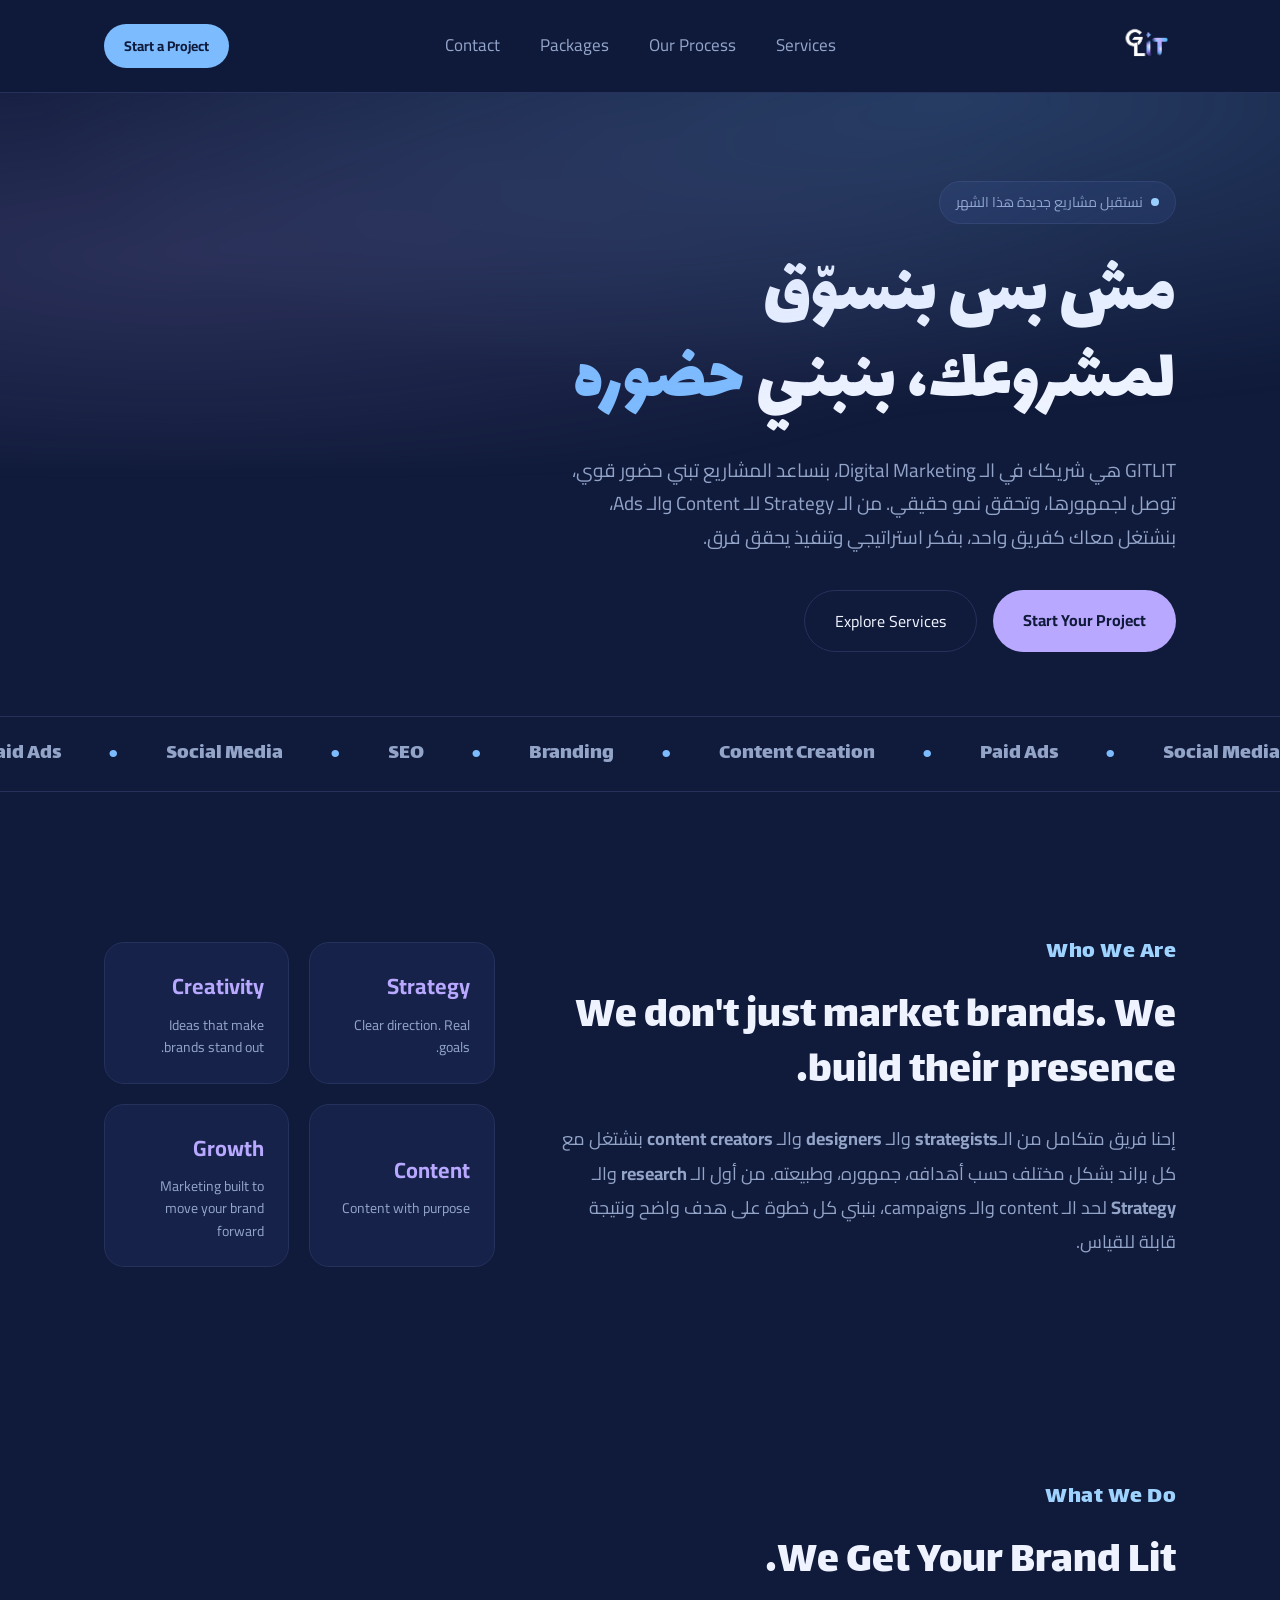
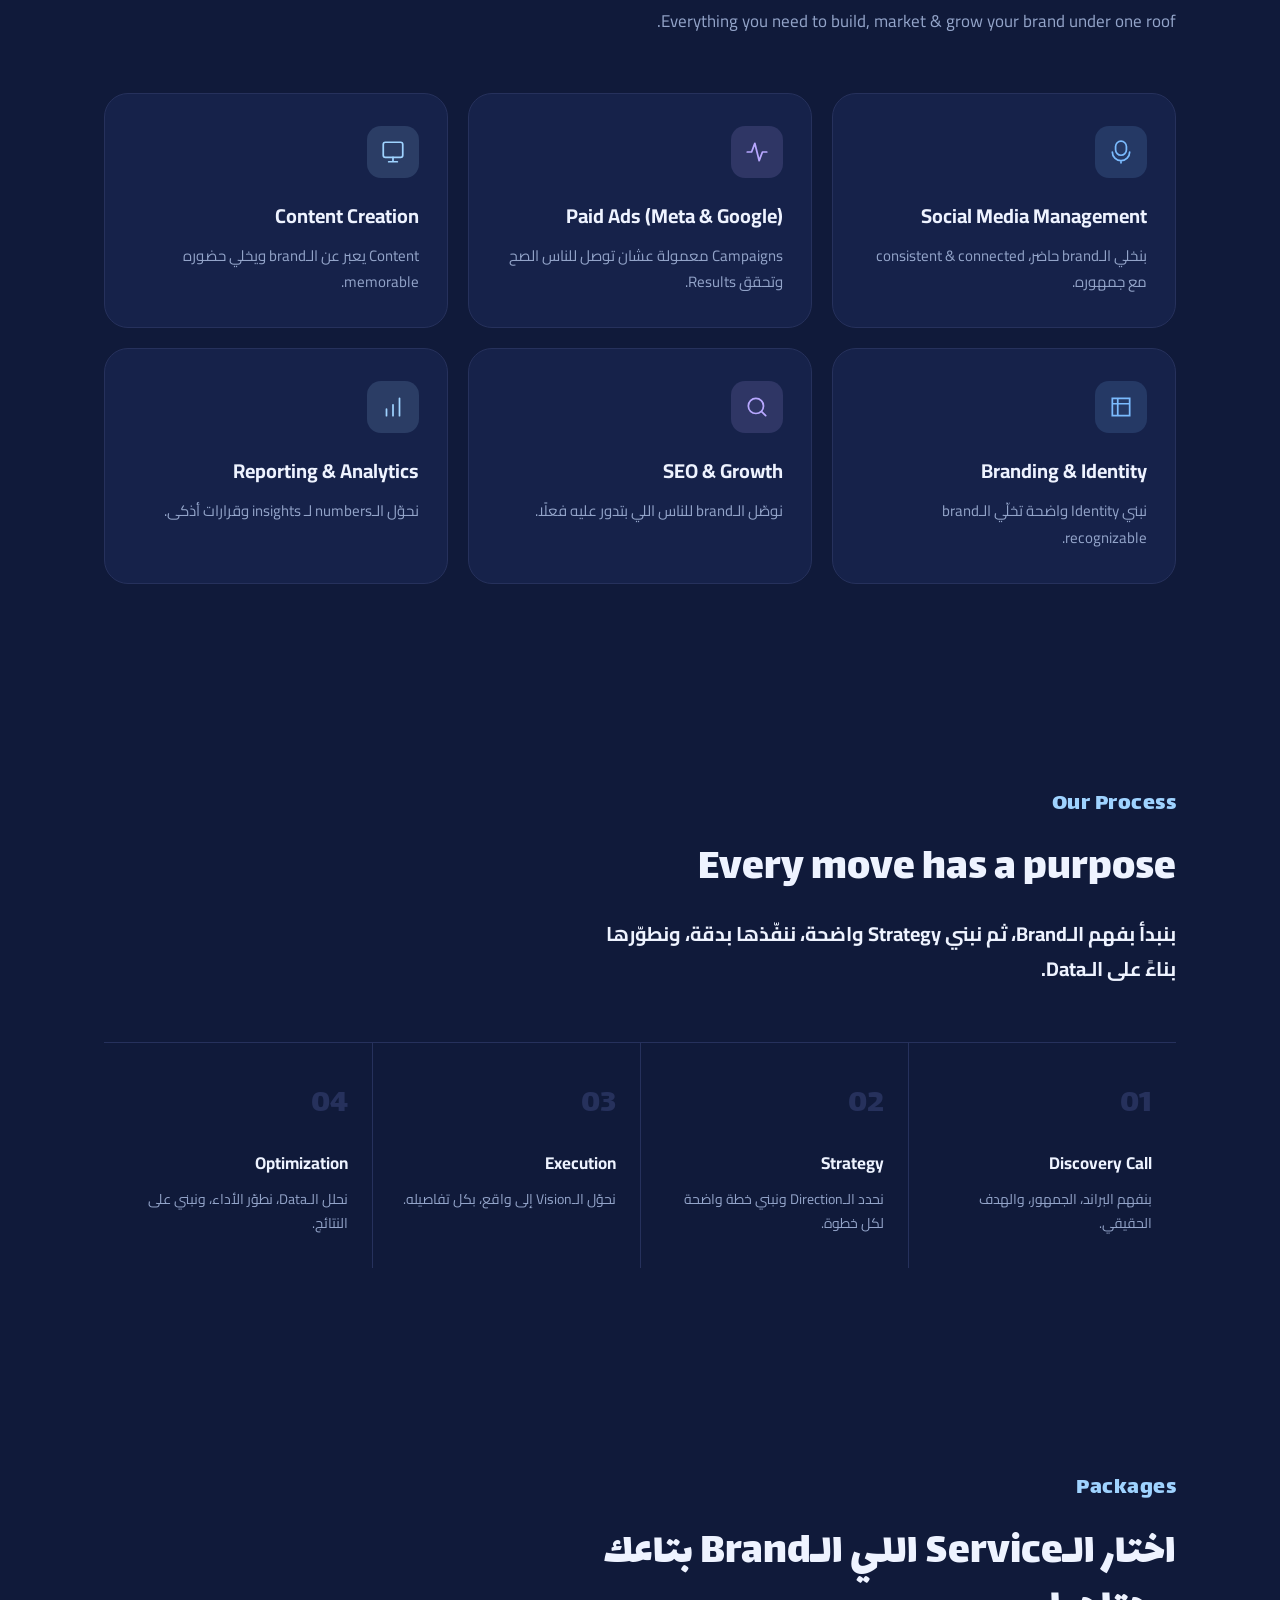
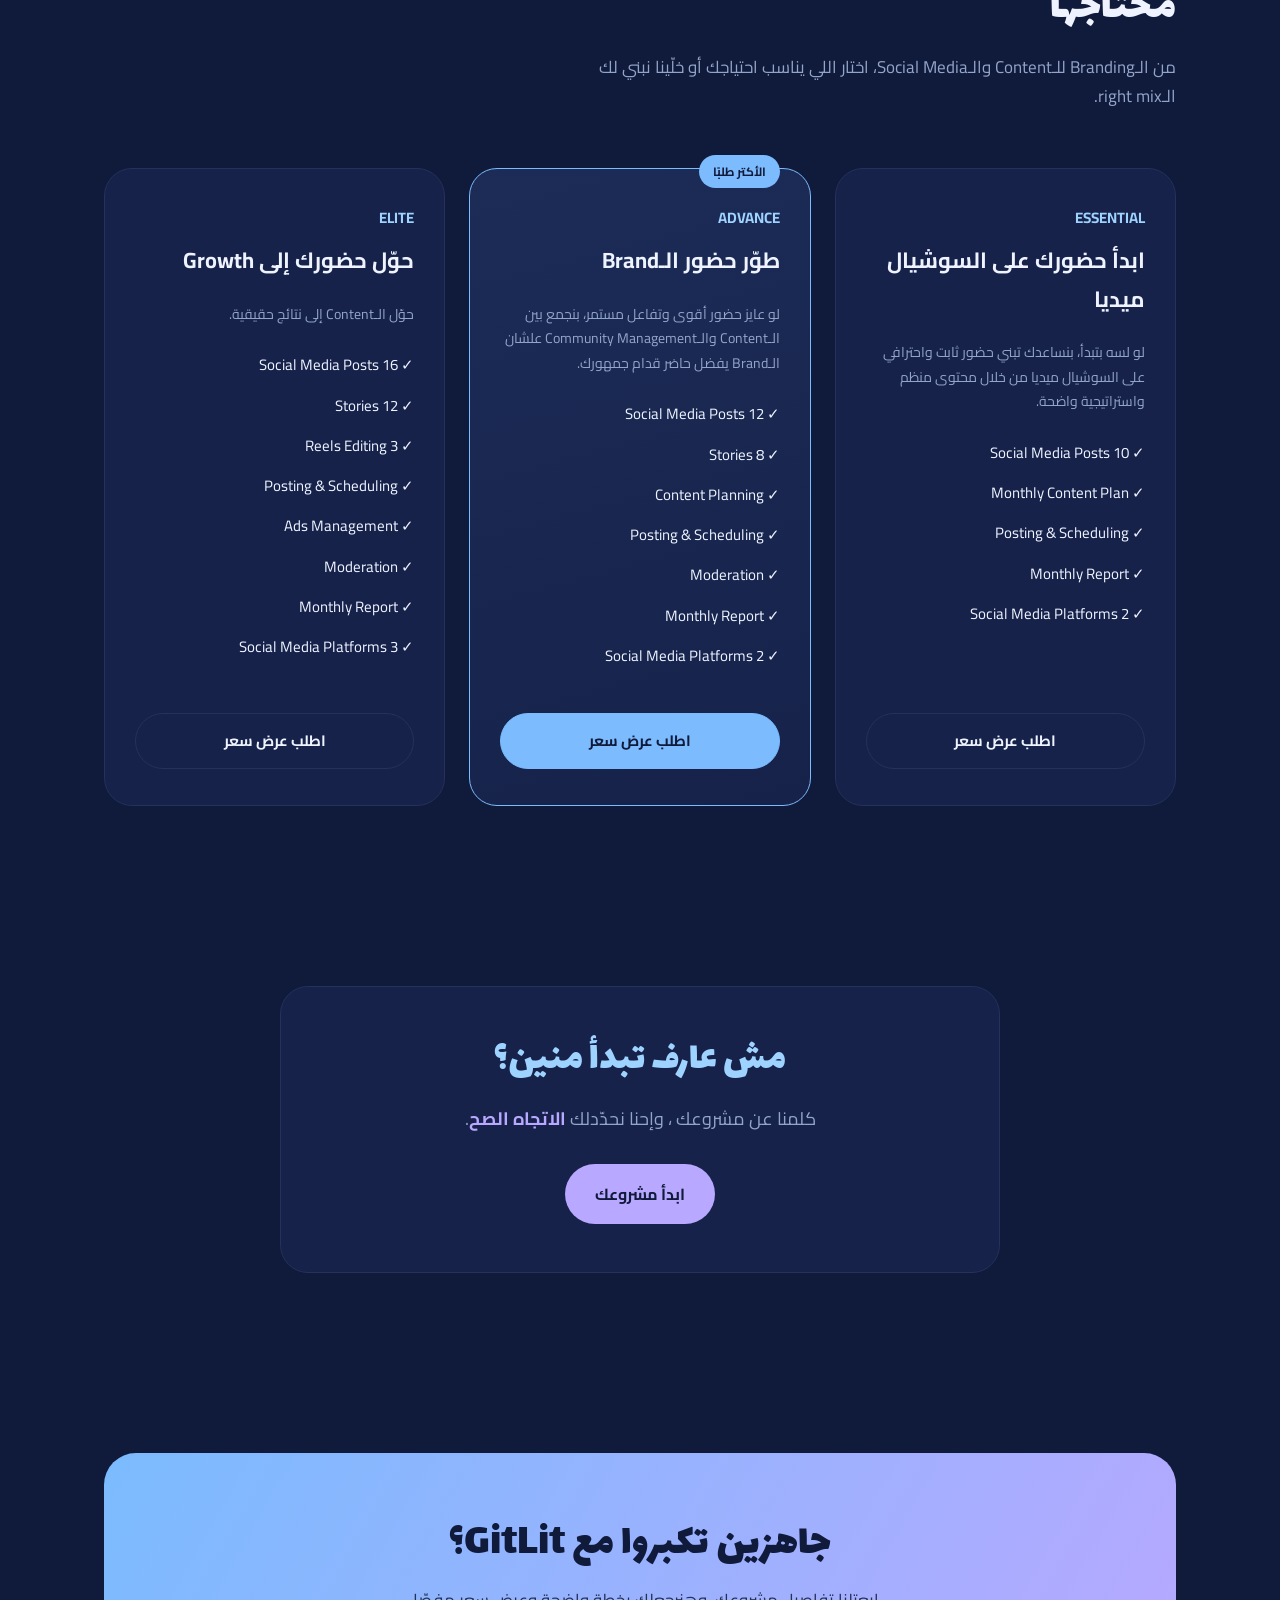
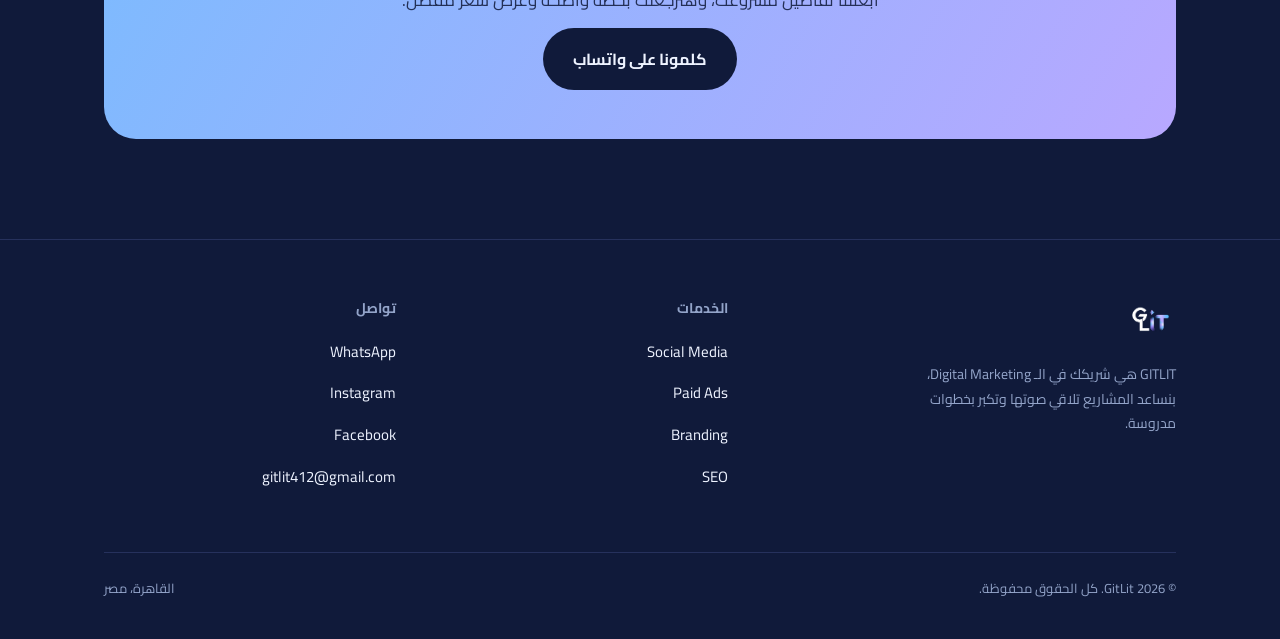
<file: index.html>
<!doctype html>
<html lang="ar" dir="rtl">
  <head>
    <meta charset="UTF-8" />
    <meta
      name="viewport"
      content="width=device-width, initial-scale=1, viewport-fit=cover"
    />
    <title>GitLit — Digital Marketing Agency</title>
    <script>
      if ("scrollRestoration" in history) {
        history.scrollRestoration = "manual";
      }
      window.addEventListener("load", function () {
        window.scrollTo(0, 0);
      });
    </script>
    <link rel="preconnect" href="https://fonts.googleapis.com" />
    <link rel="preconnect" href="https://fonts.gstatic.com" crossorigin />
    <link
      href="https://fonts.googleapis.com/css2?family=Cairo:wght@400;500;600;700;800&family=Lalezar&display=swap"
      rel="stylesheet"
    />
    <link rel="stylesheet" href="style.css" />
  </head>
  <body>
    <header class="nav">
      <div class="nav-inner wrap">
        <img class="logo-img" src="logo.png" alt="GitLit" />
        <nav class="nav-links">
          <a href="#services">Services</a>
          <a href="#process">Our Process</a>
          <a href="#pricing">Packages</a>
          <a href="#contact">Contact</a>
        </nav>
        <a class="nav-cta" href="#contact">Start a Project</a>
      </div>
    </header>

    <section class="hero">
      <div class="hero-glow"></div>
      <div class="wrap">
        <span class="eyebrow-badge"
          ><span class="pulse"></span> نستقبل مشاريع جديدة هذا الشهر</span
        >
        <h1 class="hero-title">
          مش بس بنسوّق لمشروعك، بنبني <span class="accent">حضوره</span>
        </h1>
        <p class="hero-sub">
          GITLIT هي شريكك في الـ Digital Marketing، بنساعد المشاريع تبني حضور
          قوي، توصل لجمهورها، وتحقق نمو حقيقي. من الـ Strategy للـ Content
          والـ&nbsp;Ads، بنشتغل معاك كفريق واحد، بفكر استراتيجي وتنفيذ يحقق فرق.
        </p>
        <div class="hero-actions">
          <a class="btn-primary" href="#contact">Start Your Project</a>
          <a class="btn-ghost" href="#pricing">Explore Services</a>
        </div>
      </div>
      <div class="marquee">
        <div class="marquee-track">
          <span>Social Media</span><span class="hl">•</span>
          <span>Paid Ads</span><span class="hl">•</span>
          <span>Content Creation</span><span class="hl">•</span>
          <span>Branding</span><span class="hl">•</span> <span>SEO</span
          ><span class="hl">•</span> <span>Social Media</span
          ><span class="hl">•</span> <span>Paid Ads</span
          ><span class="hl">•</span> <span>Content Creation</span
          ><span class="hl">•</span> <span>Branding</span
          ><span class="hl">•</span> <span>SEO</span><span class="hl">•</span>
        </div>
      </div>
    </section>

    <section class="about" id="about">
      <div class="wrap about-layout">
        <div class="about-copy">
          <span class="section-kicker">Who We Are</span>
          <h2 style="margin-bottom: 22px">
            We don't just market brands. We build their presence.
          </h2>
          <p>
            إحنا فريق متكامل من الـ<strong>strategists</strong> والـ
            <strong>designers</strong> والـ
            <strong>content creators</strong> بنشتغل مع كل براند بشكل مختلف حسب
            أهدافه، جمهوره، وطبيعته. من أول الـ <strong>research</strong> والـ
            <strong>Strategy</strong> لحد الـ content والـ campaigns، بنبني كل
            خطوة على هدف واضح ونتيجة قابلة للقياس.
          </p>
        </div>
        <div class="stat-grid">
          <div class="stat-card">
            <span class="stat-num">Strategy</span>
            <span class="stat-label">Clear direction. Real goals.</span>
          </div>
          <div class="stat-card">
            <span class="stat-num">Creativity</span
            ><span class="stat-label">Ideas that make brands stand out. </span>
          </div>
          <div class="stat-card">
            <span class="stat-num">Content</span
            ><span class="stat-label">Content with purpose</span>
          </div>
          <div class="stat-card">
            <span class="stat-num">Growth</span
            ><span class="stat-label"
              >Marketing built to move your brand forward</span
            >
          </div>
        </div>
      </div>
    </section>

    <section id="services">
      <div class="wrap">
        <div class="section-head">
          <span class="section-kicker">What We Do</span>
          <h2>We Get Your Brand Lit.</h2>
          <p class="section-desc">
            Everything you need to build, market & grow your brand under one
            roof.
          </p>
        </div>
        <div class="services-grid">
          <div class="service-card">
            <div
              class="service-icon"
              style="background: rgba(123, 187, 254, 0.15)"
            >
              <svg width="26" height="26" viewBox="0 0 24 24" fill="none">
                <path
                  d="M12 2a5 5 0 0 0-5 5v3a5 5 0 0 0 10 0V7a5 5 0 0 0-5-5Z"
                  stroke="#7BBBFE"
                  stroke-width="1.6"
                />
                <path
                  d="M4 12a8 8 0 0 0 16 0M12 20v2"
                  stroke="#7BBBFE"
                  stroke-width="1.6"
                  stroke-linecap="round"
                />
              </svg>
            </div>
            <h3>Social Media Management</h3>
            <p>بنخلي الـbrand حاضر، consistent & connected مع جمهوره.</p>
          </div>

          <div class="service-card">
            <div
              class="service-icon"
              style="background: rgba(184, 168, 255, 0.15)"
            >
              <svg width="26" height="26" viewBox="0 0 24 24" fill="none">
                <path
                  d="M3 12h4l3-8 4 16 3-8h4"
                  stroke="#B8A8FF"
                  stroke-width="1.6"
                  stroke-linecap="round"
                  stroke-linejoin="round"
                />
              </svg>
            </div>
            <h3>Paid Ads (Meta &amp; Google)</h3>
            <p>Campaigns معمولة عشان توصل للناس الصح وتحقق Results.</p>
          </div>

          <div class="service-card">
            <div
              class="service-icon"
              style="background: rgba(159, 211, 255, 0.15)"
            >
              <svg width="26" height="26" viewBox="0 0 24 24" fill="none">
                <rect
                  x="3"
                  y="3"
                  width="18"
                  height="14"
                  rx="2"
                  stroke="#9FD3FF"
                  stroke-width="1.6"
                />
                <path
                  d="M8 21h8M12 17v4"
                  stroke="#9FD3FF"
                  stroke-width="1.6"
                  stroke-linecap="round"
                />
              </svg>
            </div>
            <h3>Content Creation</h3>
            <p>Content يعبر عن الـbrand ويخلي حضوره memorable.</p>
          </div>

          <div class="service-card">
            <div
              class="service-icon"
              style="background: rgba(123, 187, 254, 0.15)"
            >
              <svg width="26" height="26" viewBox="0 0 24 24" fill="none">
                <path d="M4 4h16v16H4z" stroke="#7BBBFE" stroke-width="1.6" />
                <path d="M4 9h16M9 4v16" stroke="#7BBBFE" stroke-width="1.6" />
              </svg>
            </div>
            <h3>Branding &amp; Identity</h3>
            <p>نبني Identity واضحة تخلّي الـbrand recognizable.</p>
          </div>

          <div class="service-card">
            <div
              class="service-icon"
              style="background: rgba(184, 168, 255, 0.15)"
            >
              <svg width="26" height="26" viewBox="0 0 24 24" fill="none">
                <circle
                  cx="11"
                  cy="11"
                  r="7"
                  stroke="#B8A8FF"
                  stroke-width="1.6"
                />
                <path
                  d="m20 20-3.5-3.5"
                  stroke="#B8A8FF"
                  stroke-width="1.6"
                  stroke-linecap="round"
                />
              </svg>
            </div>
            <h3>SEO &amp; Growth</h3>
            <p>نوصّل الـbrand للناس اللي بتدور عليه فعلًا.</p>
          </div>

          <div class="service-card">
            <div
              class="service-icon"
              style="background: rgba(159, 211, 255, 0.15)"
            >
              <svg width="26" height="26" viewBox="0 0 24 24" fill="none">
                <path
                  d="M12 20V10M18 20V4M6 20v-6"
                  stroke="#9FD3FF"
                  stroke-width="1.6"
                  stroke-linecap="round"
                />
              </svg>
            </div>
            <h3>Reporting &amp; Analytics</h3>
            <p>نحوّل الـnumbers لـ insights وقرارات أذكى.</p>
          </div>
        </div>
      </div>
    </section>

    <section id="process">
      <div class="wrap">
        <div class="section-head">
          <span class="section-kicker"> Our Process </span>
          <h2>Every move has a purpose</h2>
          <h3>
            بنبدأ بفهم الـBrand، ثم نبني Strategy واضحة، ننفّذها بدقة، ونطوّرها
            بناءً على الـData.
          </h3>
        </div>
        <div class="process">
          <div class="process-step">
            <span class="process-index">01</span>
            <h4>Discovery Call</h4>
            <p>بنفهم البراند، الجمهور، والهدف الحقيقي.</p>
          </div>
          <div class="process-step">
            <span class="process-index">02</span>
            <h4>Strategy</h4>
            <p>نحدد الـDirection ونبني خطة واضحة لكل خطوة.</p>
          </div>
          <div class="process-step">
            <span class="process-index">03</span>
            <h4>Execution</h4>
            <p>نحوّل الـVision إلى واقع، بكل تفاصيله.</p>
          </div>
          <div class="process-step">
            <span class="process-index">04</span>
            <h4>Optimization</h4>
            <p>نحلل الـData، نطوّر الأداء، ونبني على النتائج.</p>
          </div>
        </div>
      </div>
    </section>

    <section id="pricing">
      <div class="wrap">
        <div class="section-head">
          <span class="section-kicker">Packages</span>
          <h2>اختار الـService اللي الـBrand بتاعك محتاجها</h2>
          <p class="section-desc">
            من الـBranding للـContent والـSocial Media، اختار اللي يناسب احتياجك
            أو خلّينا نبني لك الـright mix.
          </p>
        </div>
        <div class="pricing-grid">
          <div class="price-card">
            <span class="price-name">ESSENTIAL</span>
            <div class="price-tagline">ابدأ حضورك على السوشيال ميديا</div>
            <p class="price-desc">
              لو لسه بتبدأ، بنساعدك تبني حضور ثابت واحترافي على السوشيال ميديا
              من خلال محتوى منظم واستراتيجية واضحة.
            </p>
            <ul class="price-features">
              <li>✓ 10 Social Media Posts</li>
              <li>✓ Monthly Content Plan</li>
              <li>✓ Posting & Scheduling</li>
              <li>✓ Monthly Report</li>
              <li>✓ 2 Social Media Platforms</li>
            </ul>
            <a class="price-cta" href="#contact">اطلب عرض سعر</a>
          </div>

          <div class="price-card featured">
            <span class="featured-tag">الأكتر طلبًا</span>
            <span class="price-name">ADVANCE</span>
            <div class="price-tagline">طوّر حضور الـBrand</div>
            <p class="price-desc">
              لو عايز حضور أقوى وتفاعل مستمر، بنجمع بين الـContent والـCommunity
              Management علشان الـBrand يفضل حاضر قدام جمهورك.
            </p>
            <ul class="price-features">
              <li>✓ 12 Social Media Posts</li>
              <li>✓ 8 Stories</li>
              <li>✓ Content Planning</li>
              <li>✓ Posting & Scheduling</li>
              <li>✓ Moderation</li>
              <li>✓ Monthly Report</li>
              <li>✓ 2 Social Media Platforms</li>
            </ul>
            <a class="price-cta" href="#contact">اطلب عرض سعر</a>
          </div>

          <div class="price-card">
            <span class="price-name">ELITE</span>
            <div class="price-tagline">حوّل حضورك إلى Growth</div>
            <p class="price-desc">حوّل الـContent إلى نتائج حقيقية.</p>
            <ul class="price-features">
              <li>✓ 16 Social Media Posts</li>
              <li>✓ 12 Stories</li>
              <li>✓ 3 Reels Editing</li>
              <li>✓ Posting & Scheduling</li>
              <li>✓ Ads Management</li>
              <li>✓ Moderation</li>
              <li>✓ Monthly Report</li>
              <li>✓ 3 Social Media Platforms</li>
            </ul>
            <a class="price-cta" href="#contact">اطلب عرض سعر</a>
          </div>
        </div>
      </div>
    </section>

    <section class="guide-section">
      <div class="wrap">
        <div class="guide-block">
          <h2 class="guide-title">مش عارف تبدأ منين؟</h2>
          <p class="guide-text">
            كلمنا عن مشروعك ، وإحنا نحدّدلك
            <strong>الاتجاه الصح</strong>.
          </p>
          <a
            class="btn-primary guide-cta"
            href="https://wa.me/201036459361?text=أهلاً GitLit، عايز أبدأ مشروع"
            target="_blank"
            rel="noopener noreferrer"
            >ابدأ مشروعك</a
          >
        </div>
      </div>
    </section>

    <section id="contact">
      <div class="wrap">
        <div class="cta-block">
          <h2>جاهزين تكبروا مع GitLit؟</h2>
          <p>ابعتلنا تفاصيل مشروعك، وهنرجعلك بخطة واضحة وعرض سعر مفصّل.</p>
          <a
            class="btn-primary"
            href="https://wa.me/201036459361?text=أهلاً GitLit، عايز أبدأ مشروع"
            target="_blank"
            rel="noopener noreferrer"
            >كلمونا على واتساب</a
          >
        </div>
      </div>
    </section>

    <footer>
      <div class="wrap">
        <div class="footer-grid">
          <div class="footer-brand">
            <img class="logo-img" src="logo.png" alt="GitLit" />
            <p>
              GITLIT هي شريكك في الـ Digital Marketing، بنساعد المشاريع تلاقي
              صوتها وتكبر بخطوات مدروسة.
            </p>
          </div>
          <div class="footer-col">
            <h5>الخدمات</h5>
            <ul>
              <li><a href="#services">Social Media</a></li>
              <li><a href="#services">Paid Ads</a></li>
              <li><a href="#services">Branding</a></li>
              <li><a href="#services">SEO</a></li>
            </ul>
          </div>
          <div class="footer-col">
            <h5>تواصل</h5>
            <ul>
              <li>
                <a
                  href="https://wa.me/201036459361"
                  target="_blank"
                  rel="noopener noreferrer"
                  >WhatsApp</a
                >
              </li>
              <li>
                <a
                  href="https://www.instagram.com/git_lit.eg"
                  target="_blank"
                  rel="noopener noreferrer"
                  >Instagram</a
                >
              </li>
              <li>
                <a
                  href="https://www.facebook.com/share/1E28Ejracp/?mibextid=wwXIfr"
                  target="_blank"
                  rel="noopener noreferrer"
                  >Facebook</a
                >
              </li>
              <li>
                <a href="mailto:gitlit412@gmail.com">gitlit412@gmail.com</a>
              </li>
            </ul>
          </div>
        </div>
        <div class="footer-bottom">
          <span>© 2026 GitLit. كل الحقوق محفوظة.</span>
          <span>القاهرة، مصر</span>
        </div>
      </div>
    </footer>
  </body>
</html>
</file>
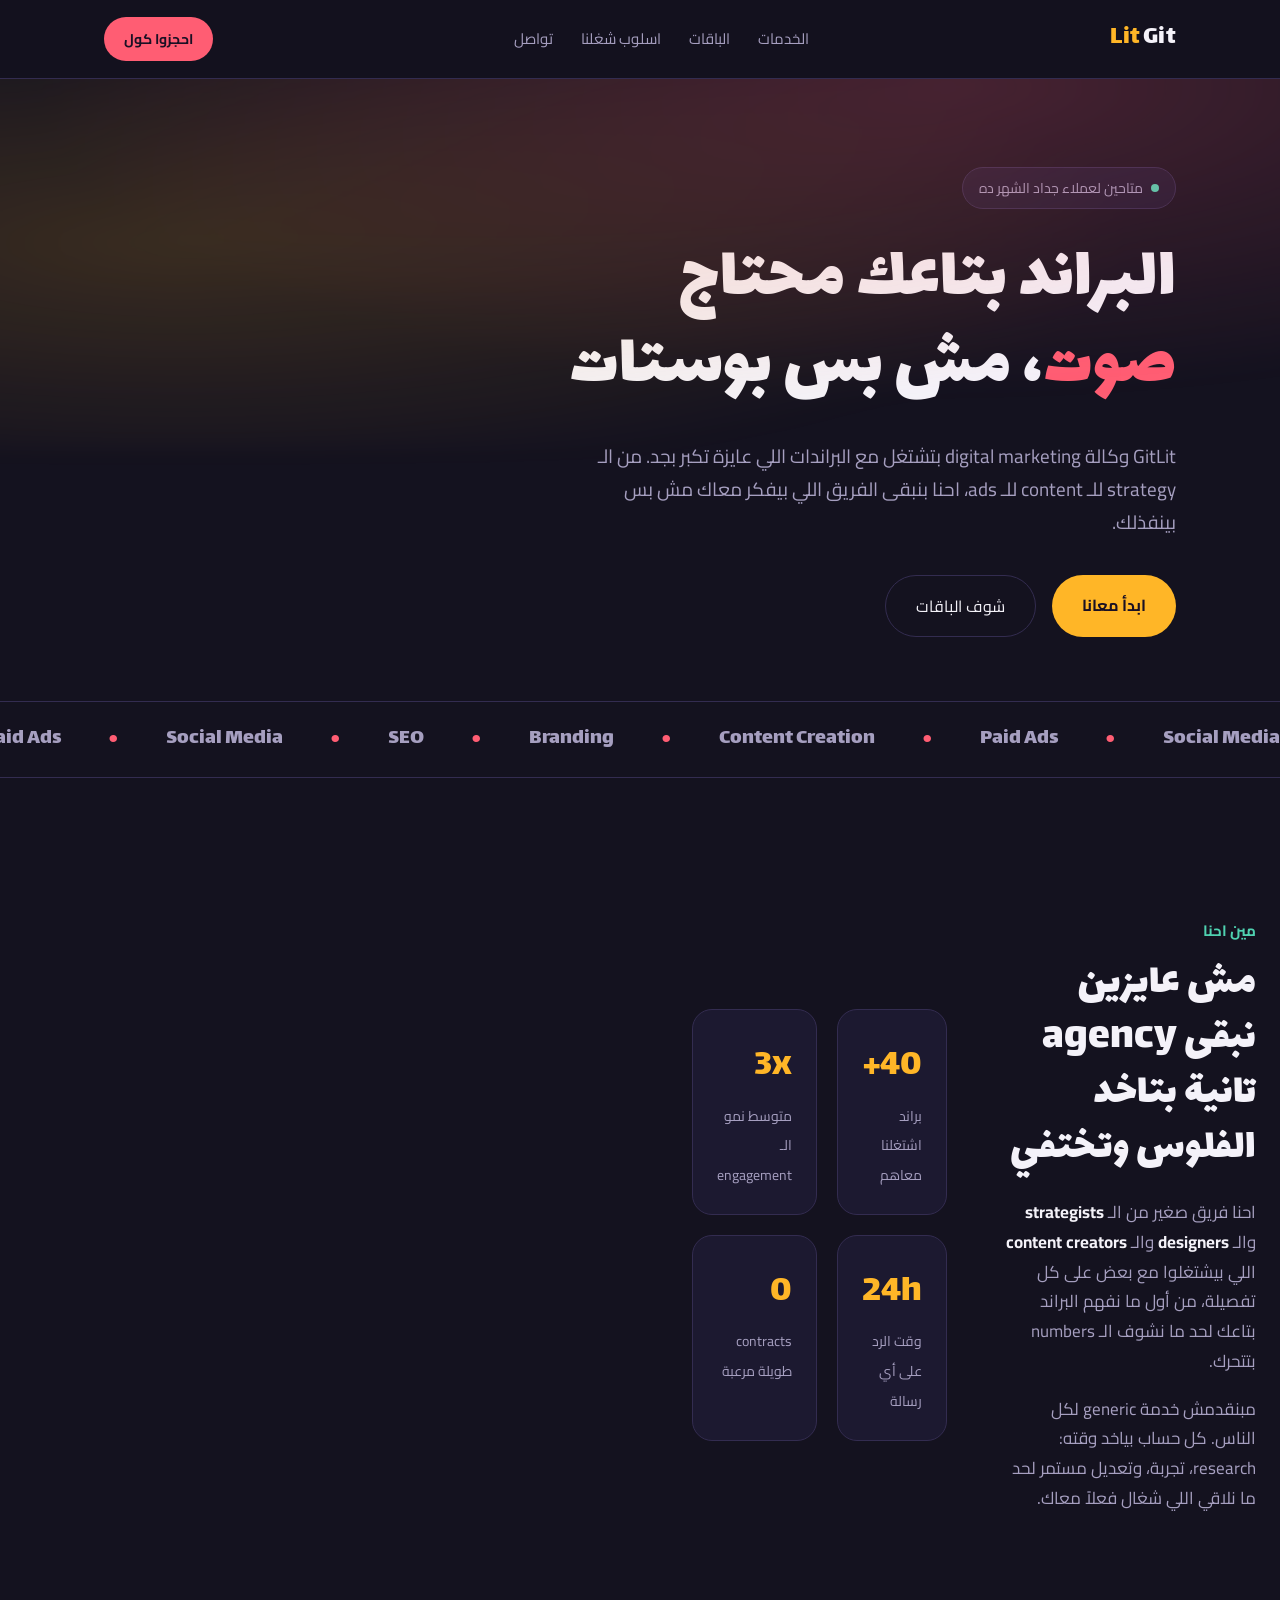
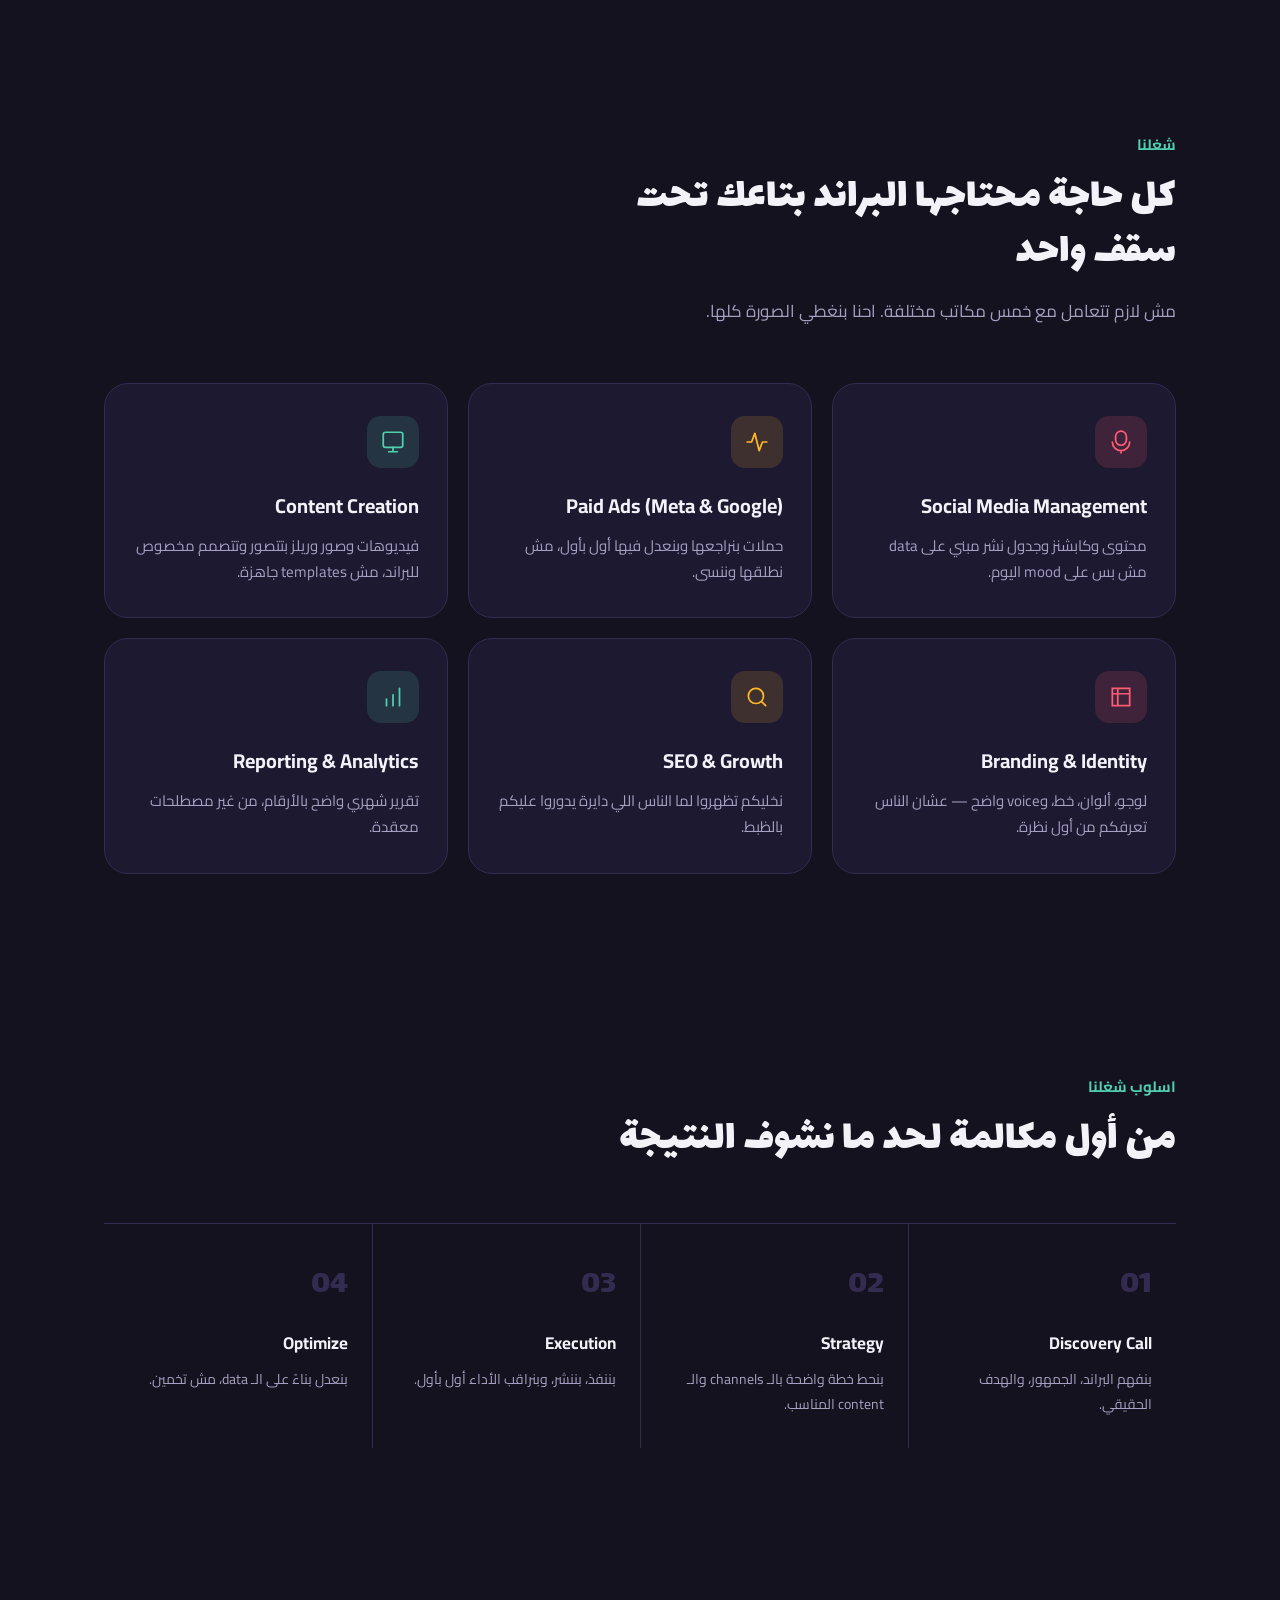
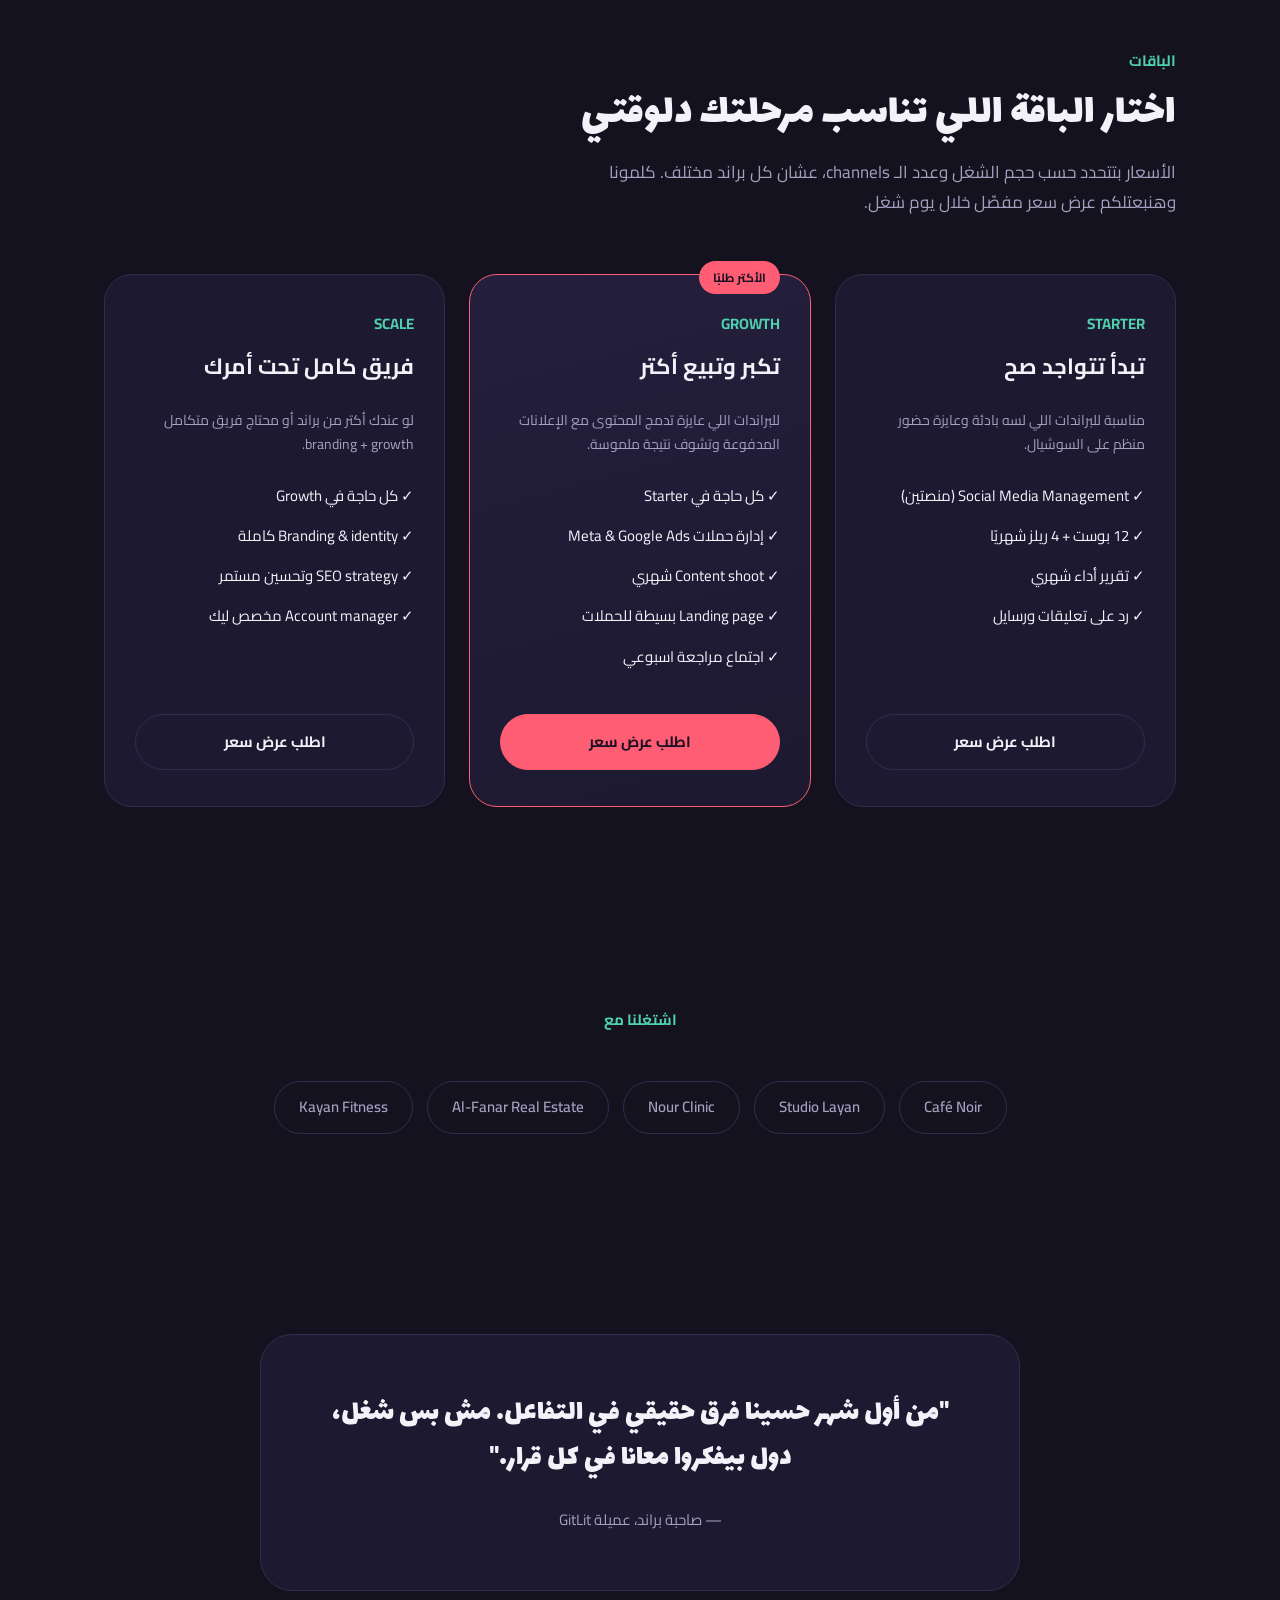
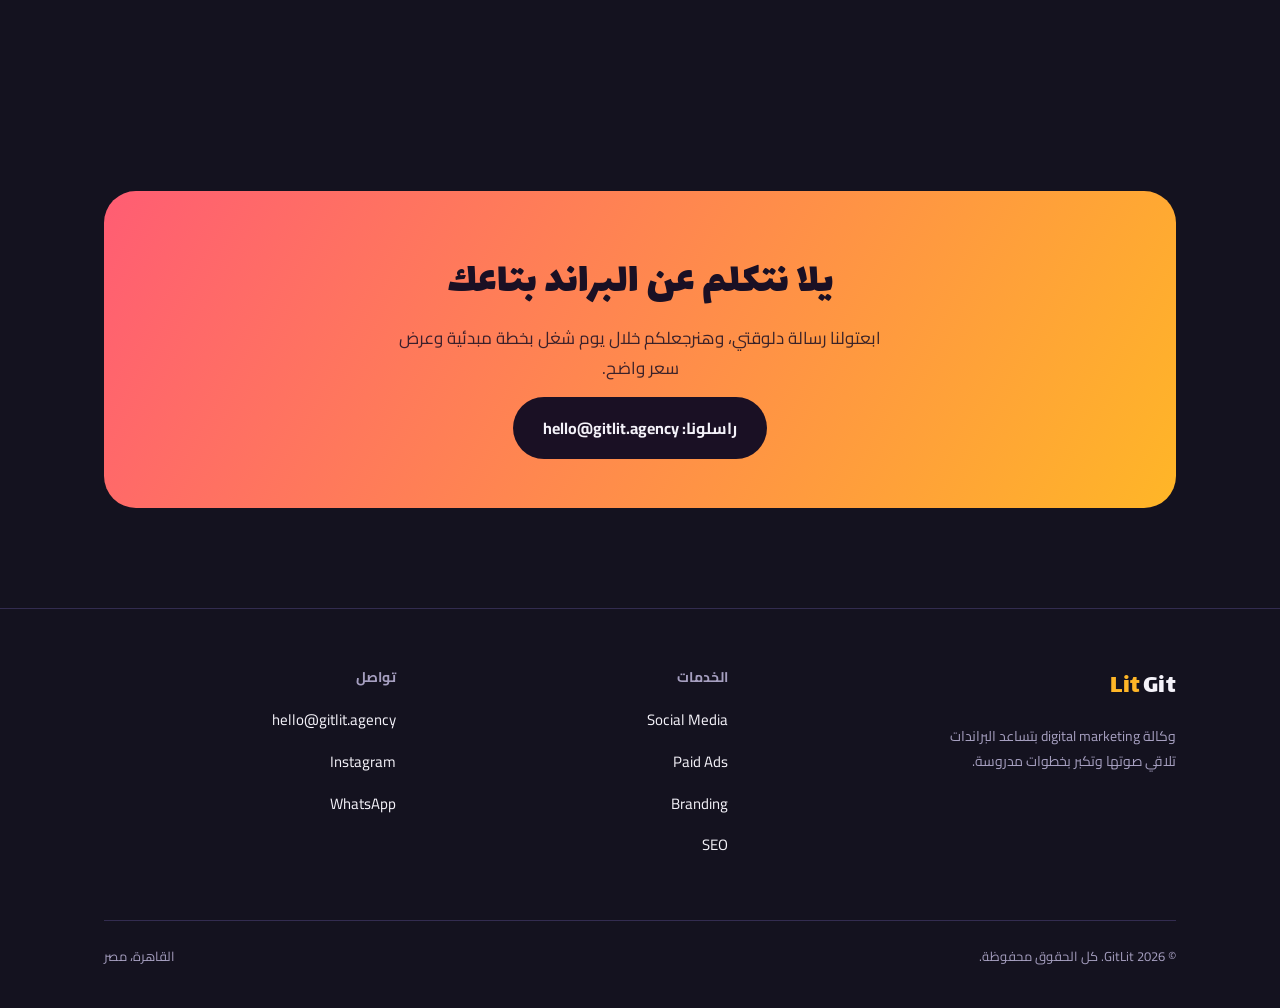
<file: index.html.html>
<!DOCTYPE html>
<html lang="ar" dir="rtl">
<head>
<meta charset="UTF-8">
<meta name="viewport" content="width=device-width, initial-scale=1, viewport-fit=cover">
<title>GitLit — Digital Marketing Agency</title>
<link rel="preconnect" href="https://fonts.googleapis.com">
<link rel="preconnect" href="https://fonts.gstatic.com" crossorigin>
<link href="https://fonts.googleapis.com/css2?family=Cairo:wght@400;500;600;700;800&family=Lalezar&display=swap" rel="stylesheet">
<style>
  :root{
    --bg:#14121F;
    --bg-panel:#1C1930;
    --bg-panel-raised:#241F3D;
    --coral:#FF5D73;
    --amber:#FFB627;
    --mint:#4FD1B0;
    --text:#F4F2F9;
    --text-muted:#A69FC0;
    --line:#332C50;
    --font-display:'Lalezar', 'Cairo', sans-serif;
    --font-body:'Cairo', sans-serif;
    box-sizing:border-box;
    padding-top:env(safe-area-inset-top,0px);
    padding-bottom:env(safe-area-inset-bottom,0px);
  }
  :root:not([data-theme="light"]){
    --bg:#14121F; --bg-panel:#1C1930; --bg-panel-raised:#241F3D;
    --coral:#FF5D73; --amber:#FFB627; --mint:#4FD1B0;
    --text:#F4F2F9; --text-muted:#A69FC0; --line:#332C50;
  }
  @media (prefers-color-scheme: dark){
    :root:not([data-theme="light"]){
      --bg:#14121F; --bg-panel:#1C1930; --bg-panel-raised:#241F3D;
      --coral:#FF5D73; --amber:#FFB627; --mint:#4FD1B0;
      --text:#F4F2F9; --text-muted:#A69FC0; --line:#332C50;
    }
  }
  html{scroll-padding-top:env(safe-area-inset-top,0px); scroll-behavior:smooth;}
  *{box-sizing:border-box;}
  body{
    margin:0;
    background:var(--bg);
    color:var(--text);
    font-family:var(--font-body);
    font-size:17px;
    line-height:1.75;
    -webkit-font-smoothing:antialiased;
  }
  img{max-width:100%;}
  .wrap{max-width:1120px; margin:0 auto; padding:0 24px;}
  a{color:inherit;}

  /* ---------- NAV ---------- */
  header.nav{
    position:sticky; top:0; top:env(safe-area-inset-top,0px);
    z-index:50;
    background:rgba(20,18,31,0.82);
    backdrop-filter:blur(10px);
    border-bottom:1px solid var(--line);
  }
  .nav-inner{
    display:flex; align-items:center; justify-content:space-between;
    padding:16px 24px;
  }
  .logo{
    font-family:var(--font-display);
    font-size:26px;
    letter-spacing:.5px;
    display:flex; align-items:baseline; gap:2px;
  }
  .logo .dot{color:var(--amber);}
  .nav-links{display:flex; gap:28px; font-size:15px; color:var(--text-muted);}
  .nav-links a{text-decoration:none; transition:color .2s ease;}
  .nav-links a:hover{color:var(--text);}
  .nav-cta{
    background:var(--coral); color:#1A1024; font-weight:700;
    padding:10px 20px; border-radius:100px; text-decoration:none;
    font-size:14px; white-space:nowrap;
    transition:transform .2s ease, box-shadow .2s ease;
  }
  .nav-cta:hover{transform:translateY(-2px); box-shadow:0 8px 24px rgba(255,93,115,.35);}
  .nav-toggle{display:none; background:none; border:none; color:var(--text); font-size:26px;}

  @media (max-width:820px){
    .nav-links{display:none;}
    .nav-toggle{display:block;}
  }

  /* ---------- HERO ---------- */
  .hero{
    padding:88px 0 40px;
    position:relative;
    overflow:hidden;
  }
  .hero-glow{
    position:absolute; inset:-20% -10% auto -10%;
    height:520px;
    background:radial-gradient(ellipse at 70% 30%, rgba(255,93,115,.22), transparent 60%),
               radial-gradient(ellipse at 20% 60%, rgba(255,182,39,.16), transparent 55%);
    filter:blur(10px);
    pointer-events:none;
  }
  .eyebrow-badge{
    display:inline-flex; align-items:center; gap:8px;
    background:var(--bg-panel); border:1px solid var(--line);
    padding:8px 16px; border-radius:100px; font-size:14px; color:var(--text-muted);
    margin-bottom:28px;
  }
  .eyebrow-badge span.pulse{
    width:8px; height:8px; border-radius:50%; background:var(--mint);
    box-shadow:0 0 0 0 rgba(79,209,176,.6);
    animation:pulse 2s infinite;
  }
  @keyframes pulse{
    0%{box-shadow:0 0 0 0 rgba(79,209,176,.55);}
    70%{box-shadow:0 0 0 10px rgba(79,209,176,0);}
    100%{box-shadow:0 0 0 0 rgba(79,209,176,0);}
  }
  h1.hero-title{
    font-family:var(--font-display);
    font-weight:400;
    font-size:clamp(40px, 7vw, 74px);
    line-height:1.18;
    margin:0 0 28px;
    max-width:15ch;
  }
  h1.hero-title .accent{color:var(--coral);}
  .hero-sub{
    font-size:19px; color:var(--text-muted); max-width:56ch; margin:0 0 36px;
  }
  .hero-actions{display:flex; gap:16px; flex-wrap:wrap; margin-bottom:64px;}
  .btn-primary{
    background:var(--amber); color:#1A1024; font-weight:700;
    padding:16px 30px; border-radius:100px; text-decoration:none; font-size:16px;
    transition:transform .2s ease, box-shadow .2s ease;
  }
  .btn-primary:hover{transform:translateY(-2px); box-shadow:0 10px 28px rgba(255,182,39,.3);}
  .btn-ghost{
    border:1px solid var(--line); color:var(--text);
    padding:16px 30px; border-radius:100px; text-decoration:none; font-size:16px;
    transition:border-color .2s ease, background .2s ease;
  }
  .btn-ghost:hover{border-color:var(--coral); background:rgba(255,93,115,.08);}

  /* marquee */
  .marquee{
    border-top:1px solid var(--line); border-bottom:1px solid var(--line);
    overflow:hidden; white-space:nowrap; padding:18px 0;
  }
  .marquee-track{
    display:inline-flex; gap:48px;
    animation:scroll 26s linear infinite;
  }
  @media (prefers-reduced-motion: reduce){
    .marquee-track{animation:none;}
    .eyebrow-badge span.pulse{animation:none;}
  }
  .marquee-track span{
    font-family:var(--font-display); font-size:22px; color:var(--text-muted);
    display:inline-flex; align-items:center; gap:14px;
  }
  .marquee-track span.hl{color:var(--coral);}
  @keyframes scroll{
    from{transform:translateX(0);}
    to{transform:translateX(-50%);}
  }

  section{padding:100px 0;}
  .section-head{max-width:60ch; margin-bottom:56px;}
  .section-kicker{
    color:var(--mint); font-size:15px; font-weight:700; margin-bottom:12px; display:block;
  }
  h2{
    font-family:var(--font-display); font-weight:400;
    font-size:clamp(30px, 4vw, 44px); line-height:1.25; margin:0 0 16px;
  }
  .section-desc{color:var(--text-muted); font-size:17px;}

  /* ---------- ABOUT ---------- */
  .about{
    display:grid; grid-template-columns:1fr 1fr; gap:56px; align-items:center;
  }
  .about-copy p{color:var(--text-muted); font-size:17px; margin:0 0 18px;}
  .about-copy strong{color:var(--text); font-weight:700;}
  .stat-grid{display:grid; grid-template-columns:1fr 1fr; gap:20px;}
  .stat-card{
    background:var(--bg-panel); border:1px solid var(--line); border-radius:20px;
    padding:24px;
  }
  .stat-num{
    font-family:var(--font-display); font-size:38px; color:var(--amber); display:block;
  }
  .stat-label{color:var(--text-muted); font-size:14px;}
  @media (max-width:820px){ .about{grid-template-columns:1fr;} }

  /* ---------- SERVICES ---------- */
  .services-grid{
    display:grid; grid-template-columns:repeat(3, 1fr); gap:20px;
  }
  .service-card{
    background:var(--bg-panel); border:1px solid var(--line);
    border-radius:24px; padding:32px 28px;
    transition:border-color .25s ease, transform .25s ease;
  }
  .service-card:hover{border-color:var(--coral); transform:translateY(-4px);}
  .service-icon{
    width:52px; height:52px; border-radius:14px;
    display:flex; align-items:center; justify-content:center;
    margin-bottom:20px;
  }
  .service-card h3{
    font-size:20px; font-weight:700; margin:0 0 10px; font-family:var(--font-body);
  }
  .service-card p{color:var(--text-muted); font-size:15px; margin:0;}
  @media (max-width:900px){ .services-grid{grid-template-columns:1fr 1fr;} }
  @media (max-width:600px){ .services-grid{grid-template-columns:1fr;} }

  /* ---------- PROCESS ---------- */
  .process{
    display:grid; grid-template-columns:repeat(4,1fr); gap:0;
    border-top:1px solid var(--line);
  }
  .process-step{
    padding:32px 24px; border-left:1px solid var(--line);
    position:relative;
  }
  .process-step:last-child{border-left:none;}
  .process-index{
    font-family:var(--font-display); font-size:34px; color:var(--line);
    display:block; margin-bottom:14px;
  }
  .process-step h4{margin:0 0 8px; font-size:17px;}
  .process-step p{margin:0; color:var(--text-muted); font-size:14px;}
  @media (max-width:820px){
    .process{grid-template-columns:1fr 1fr;}
    .process-step{border-left:none; border-top:1px solid var(--line);}
  }
  @media (max-width:560px){ .process{grid-template-columns:1fr;} }

  /* ---------- PRICING ---------- */
  .pricing-grid{
    display:grid; grid-template-columns:repeat(3,1fr); gap:24px; align-items:stretch;
  }
  .price-card{
    background:var(--bg-panel); border:1px solid var(--line); border-radius:28px;
    padding:36px 30px; display:flex; flex-direction:column;
  }
  .price-card.featured{
    background:linear-gradient(165deg, var(--bg-panel-raised), var(--bg-panel));
    border-color:var(--coral);
    position:relative;
  }
  .featured-tag{
    position:absolute; top:-14px; right:30px;
    background:var(--coral); color:#1A1024; font-size:12px; font-weight:700;
    padding:6px 14px; border-radius:100px;
  }
  .price-name{font-size:15px; color:var(--mint); font-weight:700; margin-bottom:10px;}
  .price-tagline{font-size:22px; font-weight:700; margin-bottom:8px; font-family:var(--font-body);}
  .price-desc{color:var(--text-muted); font-size:14px; margin-bottom:26px;}
  .price-features{list-style:none; padding:0; margin:0 0 30px; flex:1;}
  .price-features li{
    display:flex; align-items:flex-start; gap:10px; margin-bottom:14px;
    font-size:15px; color:var(--text);
  }
  .price-features li svg{flex-shrink:0; margin-top:3px;}
  .price-cta{
    text-align:center; padding:14px; border-radius:100px; text-decoration:none;
    font-weight:700; font-size:15px; border:1px solid var(--line);
    transition:background .2s ease, border-color .2s ease;
  }
  .price-card.featured .price-cta{background:var(--coral); color:#1A1024; border-color:var(--coral);}
  .price-card:not(.featured) .price-cta:hover{border-color:var(--mint);}
  @media (max-width:900px){ .pricing-grid{grid-template-columns:1fr;} }

  /* ---------- CLIENTS ---------- */
  .clients-strip{
    display:flex; flex-wrap:wrap; gap:14px; justify-content:center;
  }
  .client-chip{
    border:1px solid var(--line); border-radius:100px; padding:12px 24px;
    color:var(--text-muted); font-size:15px; font-weight:600;
  }

  /* ---------- TESTIMONIAL ---------- */
  .testimonial{
    background:var(--bg-panel); border:1px solid var(--line); border-radius:32px;
    padding:56px; text-align:center; max-width:760px; margin:0 auto;
  }
  .testimonial blockquote{
    font-family:var(--font-display); font-weight:400;
    font-size:clamp(22px,3vw,30px); line-height:1.5; margin:0 0 24px;
    color:var(--text);
  }
  .testimonial cite{font-style:normal; color:var(--text-muted); font-size:15px;}

  /* ---------- CTA ---------- */
  .cta-block{
    background:linear-gradient(120deg, var(--coral), var(--amber));
    border-radius:32px; padding:64px 40px; text-align:center; color:#1A1024;
  }
  .cta-block h2{color:#1A1024; margin-bottom:14px;}
  .cta-block p{font-size:17px; margin:0 0 30px; opacity:.85; max-width:50ch; margin-inline:auto;}
  .cta-block .btn-primary{background:#1A1024; color:#F4F2F9;}
  .cta-block .btn-primary:hover{box-shadow:0 10px 28px rgba(0,0,0,.35);}

  /* ---------- FOOTER ---------- */
  footer{border-top:1px solid var(--line); padding:56px 0 40px;}
  .footer-grid{
    display:grid; grid-template-columns:1.4fr 1fr 1fr; gap:40px; margin-bottom:48px;
  }
  .footer-brand .logo{margin-bottom:14px;}
  .footer-brand p{color:var(--text-muted); font-size:14px; max-width:32ch;}
  .footer-col h5{font-size:14px; color:var(--text-muted); margin:0 0 16px; font-weight:700;}
  .footer-col ul{list-style:none; padding:0; margin:0;}
  .footer-col li{margin-bottom:12px;}
  .footer-col a{text-decoration:none; color:var(--text); font-size:15px;}
  .footer-col a:hover{color:var(--coral);}
  .footer-bottom{
    display:flex; justify-content:space-between; flex-wrap:wrap; gap:12px;
    border-top:1px solid var(--line); padding-top:24px;
    color:var(--text-muted); font-size:13px;
  }
  @media (max-width:700px){ .footer-grid{grid-template-columns:1fr;} }

  ::selection{background:var(--coral); color:#1A1024;}
  :focus-visible{outline:2px solid var(--mint); outline-offset:3px;}
</style>
</head>
<body>

<header class="nav">
  <div class="nav-inner wrap">
    <div class="logo">Git<span class="dot">Lit</span></div>
    <nav class="nav-links">
      <a href="#services">الخدمات</a>
      <a href="#pricing">الباقات</a>
      <a href="#process">اسلوب شغلنا</a>
      <a href="#contact">تواصل</a>
    </nav>
    <a class="nav-cta" href="#contact">احجزوا كول</a>
  </div>
</header>

<section class="hero">
  <div class="hero-glow"></div>
  <div class="wrap">
    <span class="eyebrow-badge"><span class="pulse"></span> متاحين لعملاء جداد الشهر ده</span>
    <h1 class="hero-title">البراند بتاعك محتاج <span class="accent">صوت</span>، مش بس بوستات</h1>
    <p class="hero-sub">GitLit وكالة digital marketing بتشتغل مع البراندات اللي عايزة تكبر بجد. من الـ strategy للـ content للـ ads، احنا بنبقى الفريق اللي بيفكر معاك مش بس بينفذلك.</p>
    <div class="hero-actions">
      <a class="btn-primary" href="#contact">ابدأ معانا</a>
      <a class="btn-ghost" href="#pricing">شوف الباقات</a>
    </div>
  </div>
  <div class="marquee">
    <div class="marquee-track">
      <span>Social Media</span><span class="hl">•</span>
      <span>Paid Ads</span><span class="hl">•</span>
      <span>Content Creation</span><span class="hl">•</span>
      <span>Branding</span><span class="hl">•</span>
      <span>SEO</span><span class="hl">•</span>
      <span>Social Media</span><span class="hl">•</span>
      <span>Paid Ads</span><span class="hl">•</span>
      <span>Content Creation</span><span class="hl">•</span>
      <span>Branding</span><span class="hl">•</span>
      <span>SEO</span><span class="hl">•</span>
    </div>
  </div>
</section>

<section class="about" id="about">
  <div class="wrap" style="display:grid; grid-template-columns:1fr 1fr; gap:56px; align-items:center;">
    <div class="about-copy">
      <span class="section-kicker">مين احنا</span>
      <h2 style="margin-bottom:22px;">مش عايزين نبقى agency تانية بتاخد الفلوس وتختفي</h2>
      <p>احنا فريق صغير من الـ <strong>strategists</strong> والـ <strong>designers</strong> والـ <strong>content creators</strong> اللي بيشتغلوا مع بعض على كل تفصيلة، من أول ما نفهم البراند بتاعك لحد ما نشوف الـ numbers بتتحرك.</p>
      <p>مبنقدمش خدمة generic لكل الناس. كل حساب بياخد وقته: research، تجربة، وتعديل مستمر لحد ما نلاقي اللي شغال فعلاً معاك.</p>
    </div>
    <div class="stat-grid">
      <div class="stat-card"><span class="stat-num">40+</span><span class="stat-label">براند اشتغلنا معاهم</span></div>
      <div class="stat-card"><span class="stat-num">3x</span><span class="stat-label">متوسط نمو الـ engagement</span></div>
      <div class="stat-card"><span class="stat-num">24h</span><span class="stat-label">وقت الرد على أي رسالة</span></div>
      <div class="stat-card"><span class="stat-num">0</span><span class="stat-label">contracts طويلة مرعبة</span></div>
    </div>
  </div>
</section>

<section id="services">
  <div class="wrap">
    <div class="section-head">
      <span class="section-kicker">شغلنا</span>
      <h2>كل حاجة محتاجها البراند بتاعك تحت سقف واحد</h2>
      <p class="section-desc">مش لازم تتعامل مع خمس مكاتب مختلفة. احنا بنغطي الصورة كلها.</p>
    </div>
    <div class="services-grid">

      <div class="service-card">
        <div class="service-icon" style="background:rgba(255,93,115,.15);">
          <svg width="26" height="26" viewBox="0 0 24 24" fill="none"><path d="M12 2a5 5 0 0 0-5 5v3a5 5 0 0 0 10 0V7a5 5 0 0 0-5-5Z" stroke="#FF5D73" stroke-width="1.6"/><path d="M4 12a8 8 0 0 0 16 0M12 20v2" stroke="#FF5D73" stroke-width="1.6" stroke-linecap="round"/></svg>
        </div>
        <h3>Social Media Management</h3>
        <p>محتوى وكابشنز وجدول نشر مبني على data مش بس على mood اليوم.</p>
      </div>

      <div class="service-card">
        <div class="service-icon" style="background:rgba(255,182,39,.15);">
          <svg width="26" height="26" viewBox="0 0 24 24" fill="none"><path d="M3 12h4l3-8 4 16 3-8h4" stroke="#FFB627" stroke-width="1.6" stroke-linecap="round" stroke-linejoin="round"/></svg>
        </div>
        <h3>Paid Ads (Meta &amp; Google)</h3>
        <p>حملات بنراجعها وبنعدل فيها أول بأول، مش نطلقها وننسى.</p>
      </div>

      <div class="service-card">
        <div class="service-icon" style="background:rgba(79,209,176,.15);">
          <svg width="26" height="26" viewBox="0 0 24 24" fill="none"><rect x="3" y="3" width="18" height="14" rx="2" stroke="#4FD1B0" stroke-width="1.6"/><path d="M8 21h8M12 17v4" stroke="#4FD1B0" stroke-width="1.6" stroke-linecap="round"/></svg>
        </div>
        <h3>Content Creation</h3>
        <p>فيديوهات وصور وريلز بتتصور وتتصمم مخصوص للبراند، مش templates جاهزة.</p>
      </div>

      <div class="service-card">
        <div class="service-icon" style="background:rgba(255,93,115,.15);">
          <svg width="26" height="26" viewBox="0 0 24 24" fill="none"><path d="M4 4h16v16H4z" stroke="#FF5D73" stroke-width="1.6"/><path d="M4 9h16M9 4v16" stroke="#FF5D73" stroke-width="1.6"/></svg>
        </div>
        <h3>Branding &amp; Identity</h3>
        <p>لوجو، ألوان، خط، وvoice واضح — عشان الناس تعرفكم من أول نظرة.</p>
      </div>

      <div class="service-card">
        <div class="service-icon" style="background:rgba(255,182,39,.15);">
          <svg width="26" height="26" viewBox="0 0 24 24" fill="none"><circle cx="11" cy="11" r="7" stroke="#FFB627" stroke-width="1.6"/><path d="m20 20-3.5-3.5" stroke="#FFB627" stroke-width="1.6" stroke-linecap="round"/></svg>
        </div>
        <h3>SEO &amp; Growth</h3>
        <p>نخليكم تظهروا لما الناس اللي دايرة يدوروا عليكم بالظبط.</p>
      </div>

      <div class="service-card">
        <div class="service-icon" style="background:rgba(79,209,176,.15);">
          <svg width="26" height="26" viewBox="0 0 24 24" fill="none"><path d="M12 20V10M18 20V4M6 20v-6" stroke="#4FD1B0" stroke-width="1.6" stroke-linecap="round"/></svg>
        </div>
        <h3>Reporting &amp; Analytics</h3>
        <p>تقرير شهري واضح بالأرقام، من غير مصطلحات معقدة.</p>
      </div>

    </div>
  </div>
</section>

<section id="process">
  <div class="wrap">
    <div class="section-head">
      <span class="section-kicker">اسلوب شغلنا</span>
      <h2>من أول مكالمة لحد ما نشوف النتيجة</h2>
    </div>
    <div class="process">
      <div class="process-step"><span class="process-index">01</span><h4>Discovery Call</h4><p>بنفهم البراند، الجمهور، والهدف الحقيقي.</p></div>
      <div class="process-step"><span class="process-index">02</span><h4>Strategy</h4><p>بنحط خطة واضحة بالـ channels والـ content المناسب.</p></div>
      <div class="process-step"><span class="process-index">03</span><h4>Execution</h4><p>بننفذ، بننشر، وبنراقب الأداء أول بأول.</p></div>
      <div class="process-step"><span class="process-index">04</span><h4>Optimize</h4><p>بنعدل بناءً على الـ data، مش تخمين.</p></div>
    </div>
  </div>
</section>

<section id="pricing">
  <div class="wrap">
    <div class="section-head">
      <span class="section-kicker">الباقات</span>
      <h2>اختار الباقة اللي تناسب مرحلتك دلوقتي</h2>
      <p class="section-desc">الأسعار بتتحدد حسب حجم الشغل وعدد الـ channels، عشان كل براند مختلف. كلمونا وهنبعتلكم عرض سعر مفصّل خلال يوم شغل.</p>
    </div>
    <div class="pricing-grid">

      <div class="price-card">
        <span class="price-name">STARTER</span>
        <div class="price-tagline">تبدأ تتواجد صح</div>
        <p class="price-desc">مناسبة للبراندات اللي لسه بادئة وعايزة حضور منظم على السوشيال.</p>
        <ul class="price-features">
          <li>✓ Social Media Management (منصتين)</li>
          <li>✓ 12 بوست + 4 ريلز شهريًا</li>
          <li>✓ تقرير أداء شهري</li>
          <li>✓ رد على تعليقات ورسايل</li>
        </ul>
        <a class="price-cta" href="#contact">اطلب عرض سعر</a>
      </div>

      <div class="price-card featured">
        <span class="featured-tag">الأكتر طلبًا</span>
        <span class="price-name">GROWTH</span>
        <div class="price-tagline">تكبر وتبيع أكتر</div>
        <p class="price-desc">للبراندات اللي عايزة تدمج المحتوى مع الإعلانات المدفوعة وتشوف نتيجة ملموسة.</p>
        <ul class="price-features">
          <li>✓ كل حاجة في Starter</li>
          <li>✓ إدارة حملات Meta &amp; Google Ads</li>
          <li>✓ Content shoot شهري</li>
          <li>✓ Landing page بسيطة للحملات</li>
          <li>✓ اجتماع مراجعة اسبوعي</li>
        </ul>
        <a class="price-cta" href="#contact">اطلب عرض سعر</a>
      </div>

      <div class="price-card">
        <span class="price-name">SCALE</span>
        <div class="price-tagline">فريق كامل تحت أمرك</div>
        <p class="price-desc">لو عندك أكتر من براند أو محتاج فريق متكامل branding + growth.</p>
        <ul class="price-features">
          <li>✓ كل حاجة في Growth</li>
          <li>✓ Branding &amp; identity كاملة</li>
          <li>✓ SEO strategy وتحسين مستمر</li>
          <li>✓ Account manager مخصص ليك</li>
        </ul>
        <a class="price-cta" href="#contact">اطلب عرض سعر</a>
      </div>

    </div>
  </div>
</section>

<section>
  <div class="wrap">
    <div class="section-head" style="text-align:center; margin:0 auto 48px;">
      <span class="section-kicker">اشتغلنا مع</span>
    </div>
    <div class="clients-strip">
      <div class="client-chip">Café Noir</div>
      <div class="client-chip">Studio Layan</div>
      <div class="client-chip">Nour Clinic</div>
      <div class="client-chip">Al-Fanar Real Estate</div>
      <div class="client-chip">Kayan Fitness</div>
    </div>
  </div>
</section>

<section>
  <div class="wrap">
    <div class="testimonial">
      <blockquote>"من أول شهر حسينا فرق حقيقي في التفاعل. مش بس شغل، دول بيفكروا معانا في كل قرار."</blockquote>
      <cite>— صاحبة براند، عميلة GitLit</cite>
    </div>
  </div>
</section>

<section id="contact">
  <div class="wrap">
    <div class="cta-block">
      <h2>يلا نتكلم عن البراند بتاعك</h2>
      <p>ابعتولنا رسالة دلوقتي، وهنرجعلكم خلال يوم شغل بخطة مبدئية وعرض سعر واضح.</p>
      <a class="btn-primary" href="mailto:hello@gitlit.agency">راسلونا: hello@gitlit.agency</a>
    </div>
  </div>
</section>

<footer>
  <div class="wrap">
    <div class="footer-grid">
      <div class="footer-brand">
        <div class="logo">Git<span class="dot">Lit</span></div>
        <p>وكالة digital marketing بتساعد البراندات تلاقي صوتها وتكبر بخطوات مدروسة.</p>
      </div>
      <div class="footer-col">
        <h5>الخدمات</h5>
        <ul>
          <li><a href="#services">Social Media</a></li>
          <li><a href="#services">Paid Ads</a></li>
          <li><a href="#services">Branding</a></li>
          <li><a href="#services">SEO</a></li>
        </ul>
      </div>
      <div class="footer-col">
        <h5>تواصل</h5>
        <ul>
          <li><a href="mailto:hello@gitlit.agency">hello@gitlit.agency</a></li>
          <li><a href="#">Instagram</a></li>
          <li><a href="#">WhatsApp</a></li>
        </ul>
      </div>
    </div>
    <div class="footer-bottom">
      <span>© 2026 GitLit. كل الحقوق محفوظة.</span>
      <span>القاهرة، مصر</span>
    </div>
  </div>
</footer>

</body>
</html>
</file>
<file: style.css>
:root {
  --bg: #101a3a;
  --bg-panel: #16224a;
  --bg-panel-raised: #1c2c57;
  --coral: #7bbbfe;
  --amber: #b8a8ff;
  --mint: #9fd3ff;
  --text: #eef3ff;
  --text-muted: #93a4c9;
  --line: #26315c;
  --font-display: "Lalezar", "Cairo", sans-serif;
  --font-body: "Cairo", sans-serif;
  box-sizing: border-box;
  padding-top: env(safe-area-inset-top, 0px);
  padding-bottom: env(safe-area-inset-bottom, 0px);
}
:root:not([data-theme="light"]) {
  --bg: #101a3a;
  --bg-panel: #16224a;
  --bg-panel-raised: #1c2c57;
  --coral: #7bbbfe;
  --amber: #b8a8ff;
  --mint: #9fd3ff;
  --text: #eef3ff;
  --text-muted: #93a4c9;
  --line: #26315c;
}
@media (prefers-color-scheme: dark) {
  :root:not([data-theme="light"]) {
    --bg: #101a3a;
    --bg-panel: #16224a;
    --bg-panel-raised: #1c2c57;
    --coral: #7bbbfe;
    --amber: #b8a8ff;
    --mint: #9fd3ff;
    --text: #eef3ff;
    --text-muted: #93a4c9;
    --line: #26315c;
  }
}
html {
  scroll-padding-top: env(safe-area-inset-top, 0px);
  scroll-behavior: smooth;
}
* {
  box-sizing: border-box;
}
body {
  margin: 0;
  background: var(--bg);
  color: var(--text);
  font-family: var(--font-body);
  font-size: 17px;
  line-height: 1.75;
  -webkit-font-smoothing: antialiased;
}
img {
  max-width: 100%;
}
.wrap {
  max-width: 1120px;
  margin: 0 auto;
  padding: 0 24px;
}
a {
  color: inherit;
}

/* ---------- SCROLL REVEAL ---------- */
/* Sections fade + rise in when they enter the viewport, and fade back
   out when they leave it, so passing a section makes it disappear and
   the next one appear. */
.reveal {
  opacity: 0;
  transform: translateY(36px);
  transition:
    opacity 0.7s ease,
    transform 0.7s ease;
  will-change: opacity, transform;
}
.reveal.is-visible {
  opacity: 1;
  transform: translateY(0);
}
/* Hero should feel present immediately rather than sliding up on load */
.reveal-hero {
  transform: translateY(16px);
  transition:
    opacity 0.6s ease,
    transform 0.6s ease;
}
@media (prefers-reduced-motion: reduce) {
  html {
    scroll-behavior: auto;
  }
  .reveal {
    opacity: 1 !important;
    transform: none !important;
    transition: none !important;
  }
  section {
    opacity: 1 !important;
    filter: none !important;
    transform: none !important;
    transition: none !important;
  }
}

/* ---------- NAV ---------- */
header.nav {
  position: sticky;
  top: 0;
  top: env(safe-area-inset-top, 0px);
  z-index: 50;
  background: rgba(16, 26, 58, 0.82);
  backdrop-filter: blur(10px);
  border-bottom: 1px solid var(--line);
}
.nav-inner {
  display: grid;
  grid-template-columns: 1fr auto 1fr;
  align-items: center;
  gap: 24px;
  padding: 16px 24px;
}
.logo {
  font-family: var(--font-display);
  font-size: 26px;
  letter-spacing: 0.5px;
  display: flex;
  align-items: baseline;
  gap: 2px;
  justify-self: start;
}
.logo .dot {
  color: var(--amber);
}
.logo-img {
  height: 60px;
  width: auto;
  display: block;
}
.footer-brand .logo-img {
  height: 52px;
}
.nav-links {
  display: flex;
  align-items: center;
  gap: 40px;
  font-size: 17px;
  color: var(--text-muted);
  justify-self: center;
}
.nav-links a {
  text-decoration: none;
  transition: color 0.2s ease;
}
.nav-links a:hover {
  color: var(--text);
}
.nav-cta {
  background: var(--coral);
  color: #101a3a;
  font-weight: 700;
  padding: 10px 20px;
  border-radius: 100px;
  text-decoration: none;
  font-size: 14px;
  white-space: nowrap;
  justify-self: end;
  transition:
    transform 0.2s ease,
    box-shadow 0.2s ease;
}
.nav-cta:hover {
  transform: translateY(-2px);
  box-shadow: 0 8px 24px rgba(123, 187, 254, 0.35);
}
.nav-toggle {
  display: none;
  background: none;
  border: none;
  color: var(--text);
  font-size: 26px;
}

@media (max-width: 820px) {
  .nav-links {
    display: none;
  }
  .nav-toggle {
    display: block;
  }
}

/* ---------- HERO ---------- */
.hero {
  padding: 88px 0 40px;
  position: relative;
  overflow: hidden;
}
.hero-glow {
  position: absolute;
  inset: -20% -10% auto -10%;
  height: 520px;
  background:
    radial-gradient(
      ellipse at 70% 30%,
      rgba(123, 187, 254, 0.22),
      transparent 60%
    ),
    radial-gradient(
      ellipse at 20% 60%,
      rgba(184, 168, 255, 0.16),
      transparent 55%
    );
  filter: blur(10px);
  pointer-events: none;
}
.eyebrow-badge {
  display: inline-flex;
  align-items: center;
  gap: 8px;
  background: var(--bg-panel);
  border: 1px solid var(--line);
  padding: 8px 16px;
  border-radius: 100px;
  font-size: 14px;
  color: var(--text-muted);
  margin-bottom: 28px;
}
.eyebrow-badge span.pulse {
  width: 8px;
  height: 8px;
  border-radius: 50%;
  background: var(--mint);
  box-shadow: 0 0 0 0 rgba(159, 211, 255, 0.6);
  animation: pulse 2s infinite;
}
@keyframes pulse {
  0% {
    box-shadow: 0 0 0 0 rgba(159, 211, 255, 0.55);
  }
  70% {
    box-shadow: 0 0 0 10px rgba(159, 211, 255, 0);
  }
  100% {
    box-shadow: 0 0 0 0 rgba(159, 211, 255, 0);
  }
}
h1.hero-title {
  font-family: var(--font-display);
  font-weight: 400;
  font-size: clamp(40px, 7vw, 74px);
  line-height: 1.18;
  margin: 0 0 28px;
  max-width: 15ch;
}
h1.hero-title .accent {
  color: var(--coral);
}
.hero-sub {
  font-size: 19px;
  color: var(--text-muted);
  max-width: 56ch;
  margin: 0 0 36px;
}
.hero-actions {
  display: flex;
  gap: 16px;
  flex-wrap: wrap;
  margin-bottom: 64px;
}
.btn-primary {
  background: var(--amber);
  color: #101a3a;
  font-weight: 700;
  padding: 16px 30px;
  border-radius: 100px;
  text-decoration: none;
  font-size: 16px;
  transition:
    transform 0.2s ease,
    box-shadow 0.2s ease;
}
.btn-primary:hover {
  transform: translateY(-2px);
  box-shadow: 0 10px 28px rgba(184, 168, 255, 0.3);
}
.btn-ghost {
  border: 1px solid var(--line);
  color: var(--text);
  padding: 16px 30px;
  border-radius: 100px;
  text-decoration: none;
  font-size: 16px;
  transition:
    border-color 0.2s ease,
    background 0.2s ease;
}
.btn-ghost:hover {
  border-color: var(--coral);
  background: rgba(123, 187, 254, 0.08);
}

/* marquee */
.marquee {
  border-top: 1px solid var(--line);
  border-bottom: 1px solid var(--line);
  overflow: hidden;
  white-space: nowrap;
  padding: 18px 0;
}
.marquee-track {
  display: inline-flex;
  gap: 48px;
  animation: scroll 26s linear infinite;
}
@media (prefers-reduced-motion: reduce) {
  .marquee-track {
    animation: none;
  }
  .eyebrow-badge span.pulse {
    animation: none;
  }
}
.marquee-track span {
  font-family: var(--font-display);
  font-size: 22px;
  color: var(--text-muted);
  display: inline-flex;
  align-items: center;
  gap: 14px;
}
.marquee-track span.hl {
  color: var(--coral);
}
@keyframes scroll {
  from {
    transform: translateX(0);
  }
  to {
    transform: translateX(-50%);
  }
}

section {
  padding: 100px 0;
  /* scroll-snap-align: start; */
}
.section-head {
  max-width: 60ch;
  margin-bottom: 56px;
}
.section-kicker {
  color: var(--mint);
  font-family: var(--font-display);
  font-size: 24px;
  font-weight: 400;
  letter-spacing: 0.5px;
  margin-bottom: 16px;
  display: block;
}
h2 {
  font-family: var(--font-display);
  font-weight: 400;
  font-size: clamp(30px, 4vw, 44px);
  line-height: 1.25;
  margin: 0 0 16px;
}
.section-desc {
  color: var(--text-muted);
  font-size: 17px;
}

/* ---------- ABOUT ---------- */
/* ---------- ABOUT ---------- */
.about-layout {
  display: grid;
  grid-template-columns: minmax(0, 1.6fr) minmax(280px, 1fr);
  gap: 56px;
  align-items: center;
}

.about-copy {
  min-width: 0; /* يمنع انضغاط النص */
}

.about-copy h2 {
  max-width: none; /* شيل أي max-width ضيق زي 22ch */
  margin-bottom: 22px;
}

.about-copy p {
  color: var(--text-muted);
  font-size: 18px;
  line-height: 1.9;
  margin: 0 0 18px;
}

.stat-grid {
  display: grid;
  grid-template-columns: 1fr 1fr;
  gap: 20px;
  justify-self: center; /* يوسط المربعات في عمودها */
  align-self: center;
  width: min(100%, 460px);
  margin-inline: auto; /* يوسطها في نص الصفحة */
}

.stat-card {
  background: var(--bg-panel);
  border: 1px solid var(--line);
  border-radius: 20px;
  padding: 24px;
  min-height: 140px;
  display: flex;
  flex-direction: column;
  justify-content: center;
}

.stat-num {
  font-family: var(--font-body);
  font-weight: 700;
  font-size: 22px;
  color: var(--amber);
  display: block;
  margin-bottom: 8px;
}

.stat-label {
  color: var(--text-muted);
  font-size: 14px;
  line-height: 1.6;
}

@media (max-width: 820px) {
  .about-layout {
    grid-template-columns: 1fr;
  }

  .stat-grid {
    width: min(100%, 520px);
    margin-inline: auto;
  }
}
/* ---------- SERVICES ---------- */
.services-grid {
  display: grid;
  grid-template-columns: repeat(3, 1fr);
  gap: 20px;
}
.service-card {
  background: var(--bg-panel);
  border: 1px solid var(--line);
  border-radius: 24px;
  padding: 32px 28px;
  transition:
    border-color 0.25s ease,
    transform 0.25s ease;
}
.service-card:hover {
  border-color: var(--coral);
  transform: translateY(-4px);
}
.service-icon {
  width: 52px;
  height: 52px;
  border-radius: 14px;
  display: flex;
  align-items: center;
  justify-content: center;
  margin-bottom: 20px;
}
.service-card h3 {
  font-size: 20px;
  font-weight: 700;
  margin: 0 0 10px;
  font-family: var(--font-body);
}
.service-card p {
  color: var(--text-muted);
  font-size: 15px;
  margin: 0;
}
@media (max-width: 900px) {
  .services-grid {
    grid-template-columns: 1fr 1fr;
  }
}
@media (max-width: 600px) {
  .services-grid {
    grid-template-columns: 1fr;
  }
}

/* ---------- PROCESS ---------- */
.process {
  display: grid;
  grid-template-columns: repeat(4, 1fr);
  gap: 0;
  border-top: 1px solid var(--line);
}
.process-step {
  padding: 32px 24px;
  border-left: 1px solid var(--line);
  position: relative;
}
.process-step:last-child {
  border-left: none;
}
.process-index {
  font-family: var(--font-display);
  font-size: 34px;
  color: var(--line);
  display: block;
  margin-bottom: 14px;
}
.process-step h4 {
  margin: 0 0 8px;
  font-size: 17px;
}
.process-step p {
  margin: 0;
  color: var(--text-muted);
  font-size: 14px;
}
@media (max-width: 820px) {
  .process {
    grid-template-columns: 1fr 1fr;
  }
  .process-step {
    border-left: none;
    border-top: 1px solid var(--line);
  }
}
@media (max-width: 560px) {
  .process {
    grid-template-columns: 1fr;
  }
}

/* ---------- PRICING ---------- */
.pricing-grid {
  display: grid;
  grid-template-columns: repeat(3, 1fr);
  gap: 24px;
  align-items: stretch;
}
.price-card {
  background: var(--bg-panel);
  border: 1px solid var(--line);
  border-radius: 28px;
  padding: 36px 30px;
  display: flex;
  flex-direction: column;
}
.price-card.featured {
  background: linear-gradient(165deg, var(--bg-panel-raised), var(--bg-panel));
  border-color: var(--coral);
  position: relative;
}
.featured-tag {
  position: absolute;
  top: -14px;
  right: 30px;
  background: var(--coral);
  color: #101a3a;
  font-size: 12px;
  font-weight: 700;
  padding: 6px 14px;
  border-radius: 100px;
}
.price-name {
  font-size: 15px;
  color: var(--mint);
  font-weight: 700;
  margin-bottom: 10px;
}
.price-tagline {
  font-size: 22px;
  font-weight: 700;
  margin-bottom: 8px;
  font-family: var(--font-body);
}
.price-desc {
  color: var(--text-muted);
  font-size: 14px;
  margin-bottom: 26px;
}
.price-features {
  list-style: none;
  padding: 0;
  margin: 0 0 30px;
  flex: 1;
}
.price-features li {
  display: flex;
  align-items: flex-start;
  gap: 10px;
  margin-bottom: 14px;
  font-size: 15px;
  color: var(--text);
}
.price-features li svg {
  flex-shrink: 0;
  margin-top: 3px;
}
.price-cta {
  text-align: center;
  padding: 14px;
  border-radius: 100px;
  text-decoration: none;
  font-weight: 700;
  font-size: 15px;
  border: 1px solid var(--line);
  transition:
    background 0.2s ease,
    border-color 0.2s ease;
}
.price-card.featured .price-cta {
  background: var(--coral);
  color: #101a3a;
  border-color: var(--coral);
}
.price-card:not(.featured) .price-cta:hover {
  border-color: var(--mint);
}
@media (max-width: 900px) {
  .pricing-grid {
    grid-template-columns: 1fr;
  }
}

/* ---------- CLIENTS ---------- */
.clients-strip {
  display: flex;
  flex-wrap: wrap;
  gap: 14px;
  justify-content: center;
}
.client-chip {
  border: 1px solid var(--line);
  border-radius: 100px;
  padding: 12px 24px;
  color: var(--text-muted);
  font-size: 15px;
  font-weight: 600;
}
/* ---------- GUIDE / HELP ---------- */
.guide-section {
  padding: 80px 0;
}

.guide-block {
  max-width: 720px;
  margin: 0 auto;
  text-align: center;
  background: var(--bg-panel);
  border: 1px solid var(--line);
  border-radius: 28px;
  padding: 48px 40px;
}

.guide-title {
  font-family: var(--font-display);
  font-size: clamp(28px, 4vw, 40px);
  color: var(--mint);
  margin: 0 0 16px;
  line-height: 1.3;
}

.guide-text {
  color: var(--text-muted);
  font-size: 18px;
  line-height: 1.8;
  margin: 0 auto 28px;
  max-width: 48ch;
}

.guide-text strong {
  color: var(--amber);
  font-weight: 700;
}

.guide-cta {
  display: inline-block;
}

@media (max-width: 600px) {
  .guide-block {
    padding: 36px 24px;
  }
}

/* ---------- TESTIMONIAL ---------- */
/* ---------- TESTIMONIAL ---------- */
.testimonial {
  background: var(--bg-panel);
  border: 1px solid var(--line);
  border-radius: 32px;
  padding: 56px;
  text-align: center;
  max-width: 760px;
  margin: 0 auto;
}
.testimonial blockquote {
  font-family: var(--font-display);
  font-weight: 400;
  font-size: clamp(22px, 3vw, 30px);
  line-height: 1.5;
  margin: 0 0 24px;
  color: var(--text);
}
.testimonial cite {
  font-style: normal;
  color: var(--text-muted);
  font-size: 15px;
}

/* ---------- CTA ---------- */
.cta-block {
  background: linear-gradient(120deg, var(--coral), var(--amber));
  border-radius: 32px;
  padding: 64px 40px;
  text-align: center;
  color: #101a3a;
}
.cta-block h2 {
  color: #101a3a;
  margin-bottom: 14px;
}
.cta-block p {
  font-size: 17px;
  margin: 0 0 30px;
  opacity: 0.85;
  max-width: 50ch;
  margin-inline: auto;
}
.cta-block .btn-primary {
  background: #101a3a;
  color: #eef3ff;
}
.cta-block .btn-primary:hover {
  box-shadow: 0 10px 28px rgba(0, 0, 0, 0.35);
}

/* ---------- FOOTER ---------- */
footer {
  border-top: 1px solid var(--line);
  padding: 56px 0 40px;
}
.footer-grid {
  display: grid;
  grid-template-columns: 1.4fr 1fr 1fr;
  gap: 40px;
  margin-bottom: 48px;
}
.footer-brand .logo {
  margin-bottom: 14px;
}
.footer-brand p {
  color: var(--text-muted);
  font-size: 14px;
  max-width: 32ch;
}
.footer-col h5 {
  font-size: 14px;
  color: var(--text-muted);
  margin: 0 0 16px;
  font-weight: 700;
}
.footer-col ul {
  list-style: none;
  padding: 0;
  margin: 0;
}
.footer-col li {
  margin-bottom: 12px;
}
.footer-col a {
  text-decoration: none;
  color: var(--text);
  font-size: 15px;
}
.footer-col a:hover {
  color: var(--coral);
}
.footer-bottom {
  display: flex;
  justify-content: space-between;
  flex-wrap: wrap;
  gap: 12px;
  border-top: 1px solid var(--line);
  padding-top: 24px;
  color: var(--text-muted);
  font-size: 13px;
}
@media (max-width: 700px) {
  .footer-grid {
    grid-template-columns: 1fr;
  }
}

::selection {
  background: var(--coral);
  color: #101a3a;
}
:focus-visible {
  outline: 2px solid var(--mint);
  outline-offset: 3px;
}
</file>
